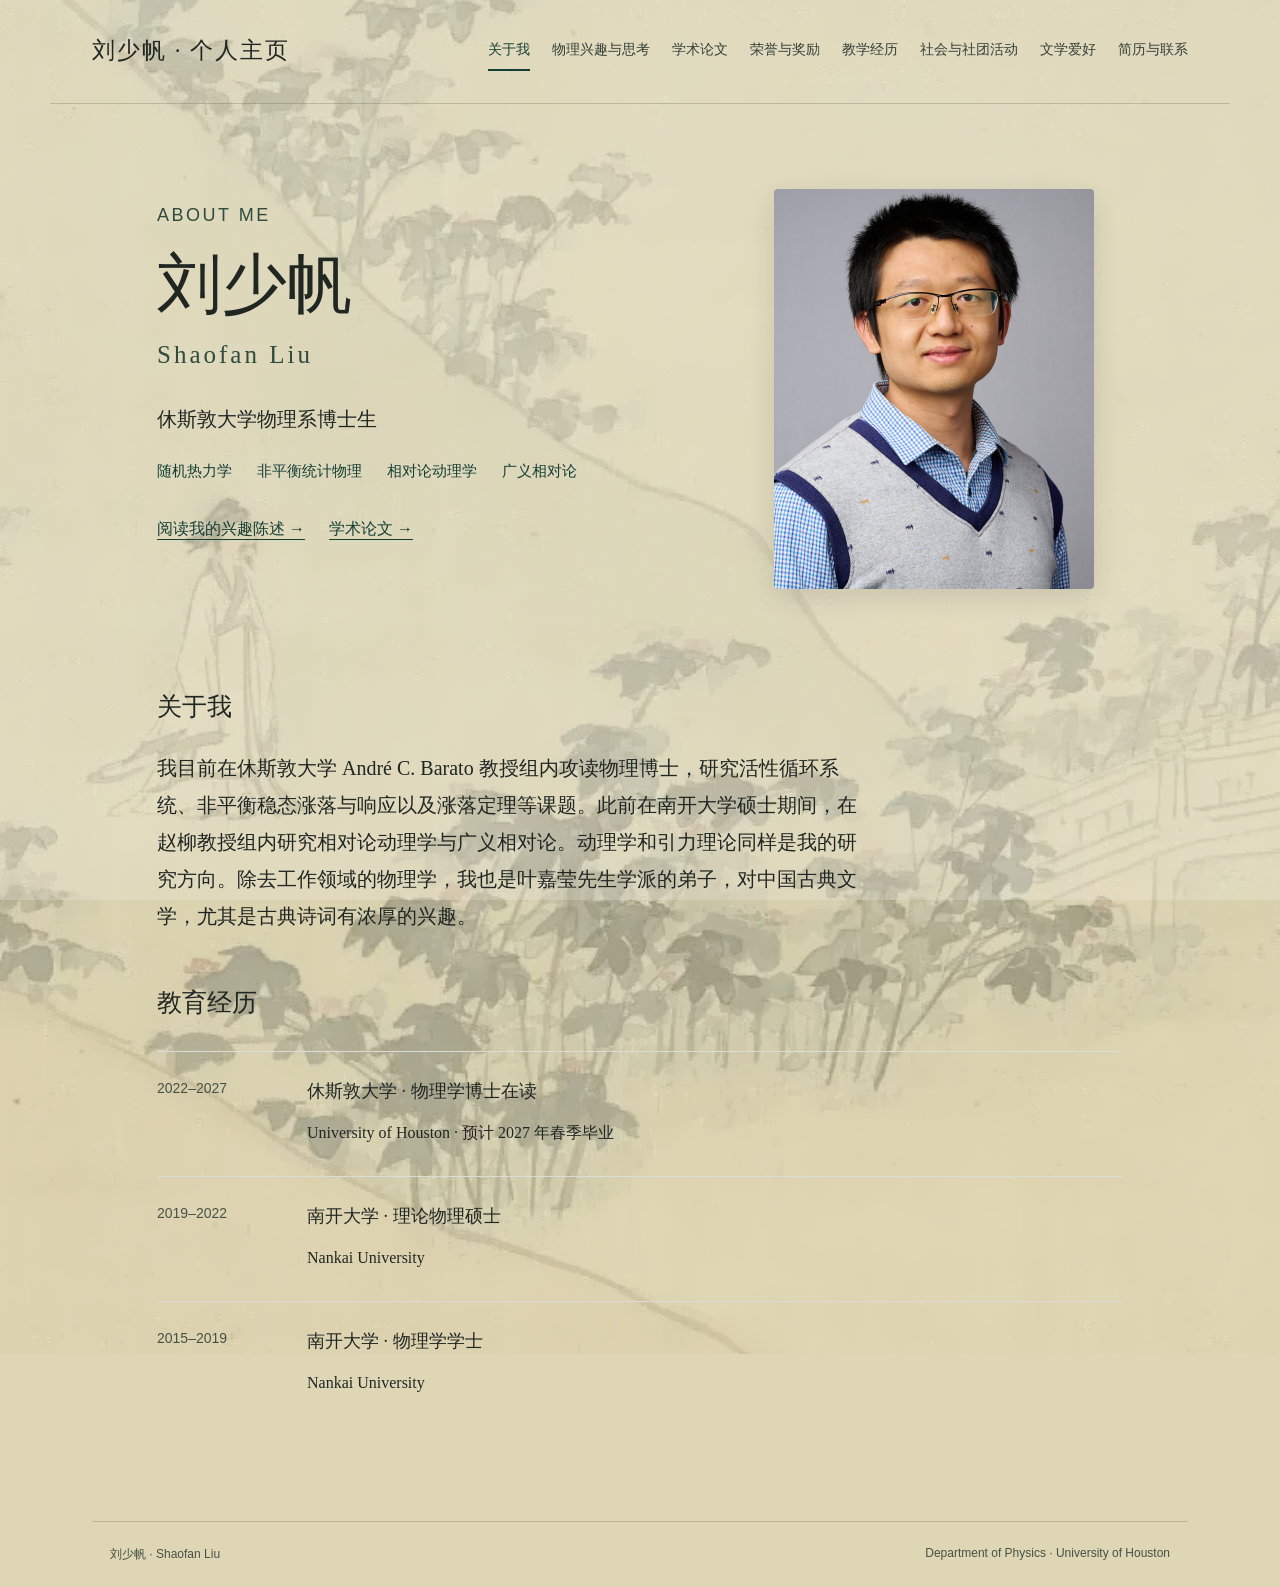
<file: index.html>
<!doctype html><html lang="zh-CN"><head><meta charset="utf-8"><meta name="viewport" content="width=device-width,initial-scale=1"><meta name="description" content="刘少帆，休斯敦大学物理学博士生。随机热力学、非平衡统计物理、相对论动理学与广义相对论。"><title>关于我 | 刘少帆 Shaofan Liu</title><link rel="stylesheet" href="style.css?v=20261115-portrait"></head><body class="lotus-background"><header><a class="brand" href="index.html">刘少帆 · 个人主页</a><nav aria-label="主导航"><a href="index.html" aria-current="page">关于我</a><a href="interests.html">物理兴趣与思考</a><a href="publications.html">学术论文</a><a href="honors.html">荣誉与奖励</a><a href="teaching.html">教学经历</a><a href="community.html">社会与社团活动</a><a href="literature.html">文学爱好</a><a href="contact.html">简历与联系</a></nav></header><main><section class="hero"><div><div class="eyebrow" style="font-size:18px;letter-spacing:2.5px;color:#304b3e">About Me</div><h1>刘少帆<span>Shaofan Liu</span></h1><p class="lead">休斯敦大学物理系博士生</p><div class="topics"><span>随机热力学</span><span>非平衡统计物理</span><span>相对论动理学</span><span>广义相对论</span></div><div class="links"><a href="interests.html">阅读我的兴趣陈述 →</a><a href="publications.html">学术论文 →</a></div></div><img class="portrait" src="assets/shaofan-liu.jpg" alt="刘少帆 Shaofan Liu" width="2000" height="1600"></section><h2>关于我</h2><p class="lead">我目前在休斯敦大学 André C. Barato 教授组内攻读物理博士，研究活性循环系统、非平衡稳态涨落与响应以及涨落定理等课题。此前在南开大学硕士期间，在赵柳教授组内研究相对论动理学与广义相对论。动理学和引力理论同样是我的研究方向。除去工作领域的物理学，我也是叶嘉莹先生学派的弟子，对中国古典文学，尤其是古典诗词有浓厚的兴趣。</p><h2>教育经历</h2><div class="rows"><div class="row"><div class="year">2022–2027</div><div><h3>休斯敦大学 · 物理学博士在读</h3><p>University of Houston · 预计 2027 年春季毕业</p></div></div><div class="row"><div class="year">2019–2022</div><div><h3>南开大学 · 理论物理硕士</h3><p>Nankai University</p></div></div><div class="row"><div class="year">2015–2019</div><div><h3>南开大学 · 物理学学士</h3><p>Nankai University</p></div></div></div></main><footer><span>刘少帆 · Shaofan Liu</span><span>Department of Physics · University of Houston</span></footer></body></html>
</file>
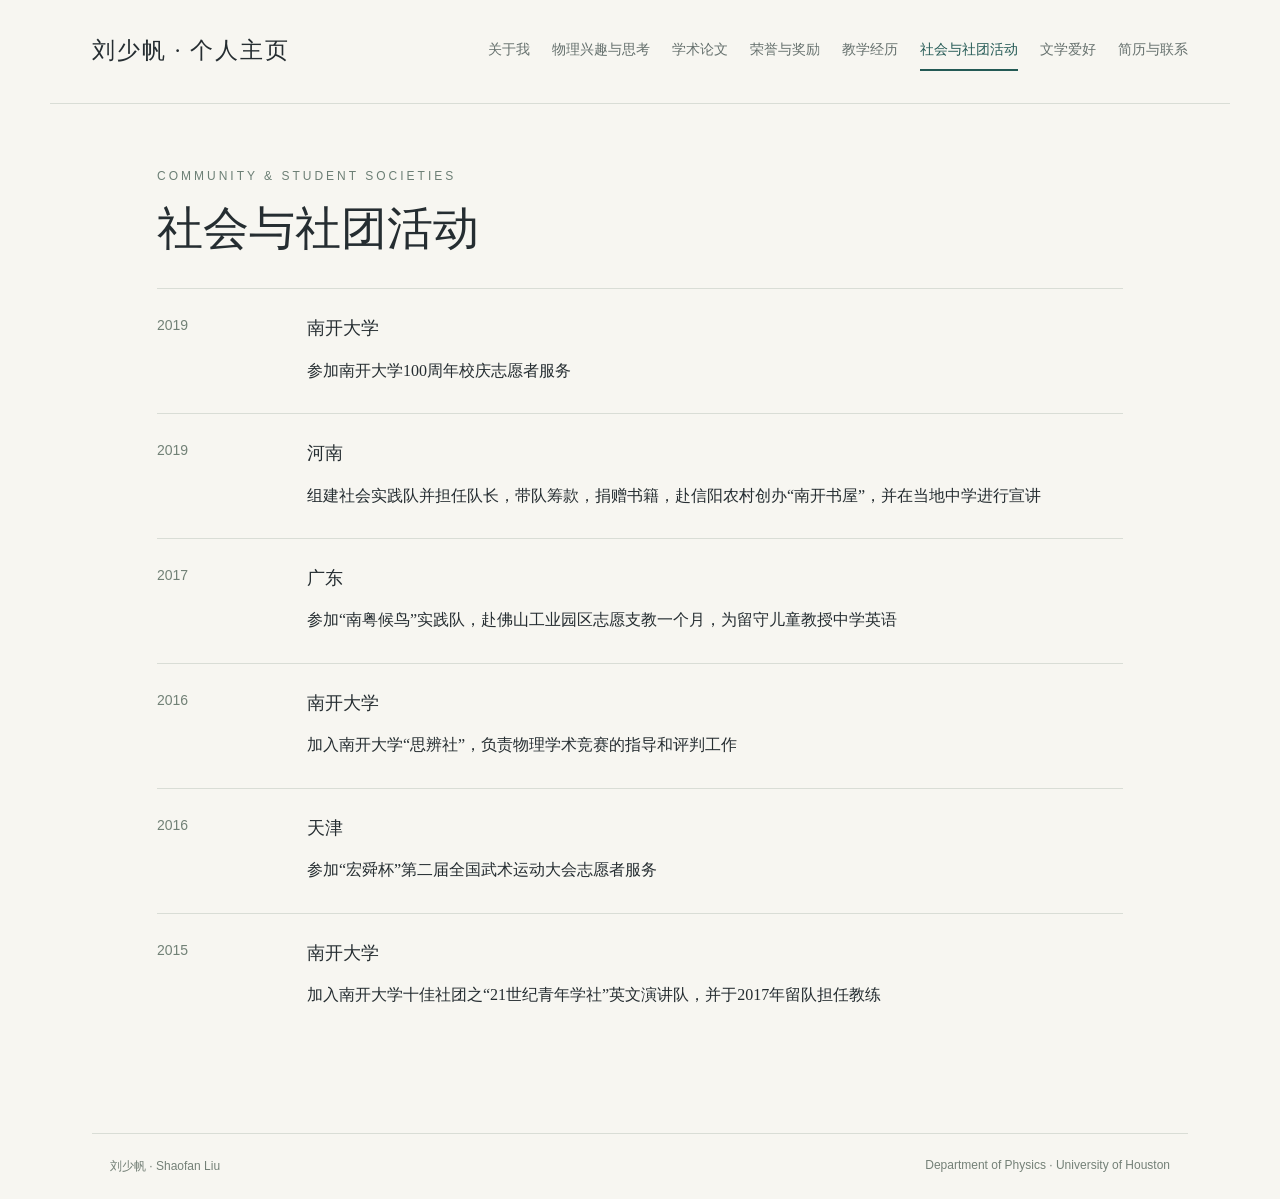
<file: community.html>
<!doctype html><html lang="zh-CN"><head><meta charset="utf-8"><meta name="viewport" content="width=device-width,initial-scale=1"><meta name="description" content="刘少帆，休斯敦大学物理学博士生。随机热力学、非平衡统计物理、相对论动理学与广义相对论。"><title>社会与社团活动 | 刘少帆 Shaofan Liu</title><link rel="stylesheet" href="style.css"></head><body><header><a class="brand" href="index.html">刘少帆 · 个人主页</a><nav aria-label="主导航"><a href="index.html">关于我</a><a href="interests.html">物理兴趣与思考</a><a href="publications.html">学术论文</a><a href="honors.html">荣誉与奖励</a><a href="teaching.html">教学经历</a><a href="community.html" aria-current="page">社会与社团活动</a><a href="literature.html">文学爱好</a><a href="contact.html">简历与联系</a></nav></header><main><div class="eyebrow">Community & student societies</div><h1>社会与社团活动</h1><div class="row"><div class="year">2019</div><div><h3>南开大学</h3><p>参加南开大学100周年校庆志愿者服务</p></div></div><div class="row"><div class="year">2019</div><div><h3>河南</h3><p>组建社会实践队并担任队长，带队筹款，捐赠书籍，赴信阳农村创办“南开书屋”，并在当地中学进行宣讲</p></div></div><div class="row"><div class="year">2017</div><div><h3>广东</h3><p>参加“南粤候鸟”实践队，赴佛山工业园区志愿支教一个月，为留守儿童教授中学英语</p></div></div><div class="row"><div class="year">2016</div><div><h3>南开大学</h3><p>加入南开大学“思辨社”，负责物理学术竞赛的指导和评判工作</p></div></div><div class="row"><div class="year">2016</div><div><h3>天津</h3><p>参加“宏舜杯”第二届全国武术运动大会志愿者服务</p></div></div><div class="row"><div class="year">2015</div><div><h3>南开大学</h3><p>加入南开大学十佳社团之“21世纪青年学社”英文演讲队，并于2017年留队担任教练</p></div></div></main><footer><span>刘少帆 · Shaofan Liu</span><span>Department of Physics · University of Houston</span></footer></body></html>
</file>
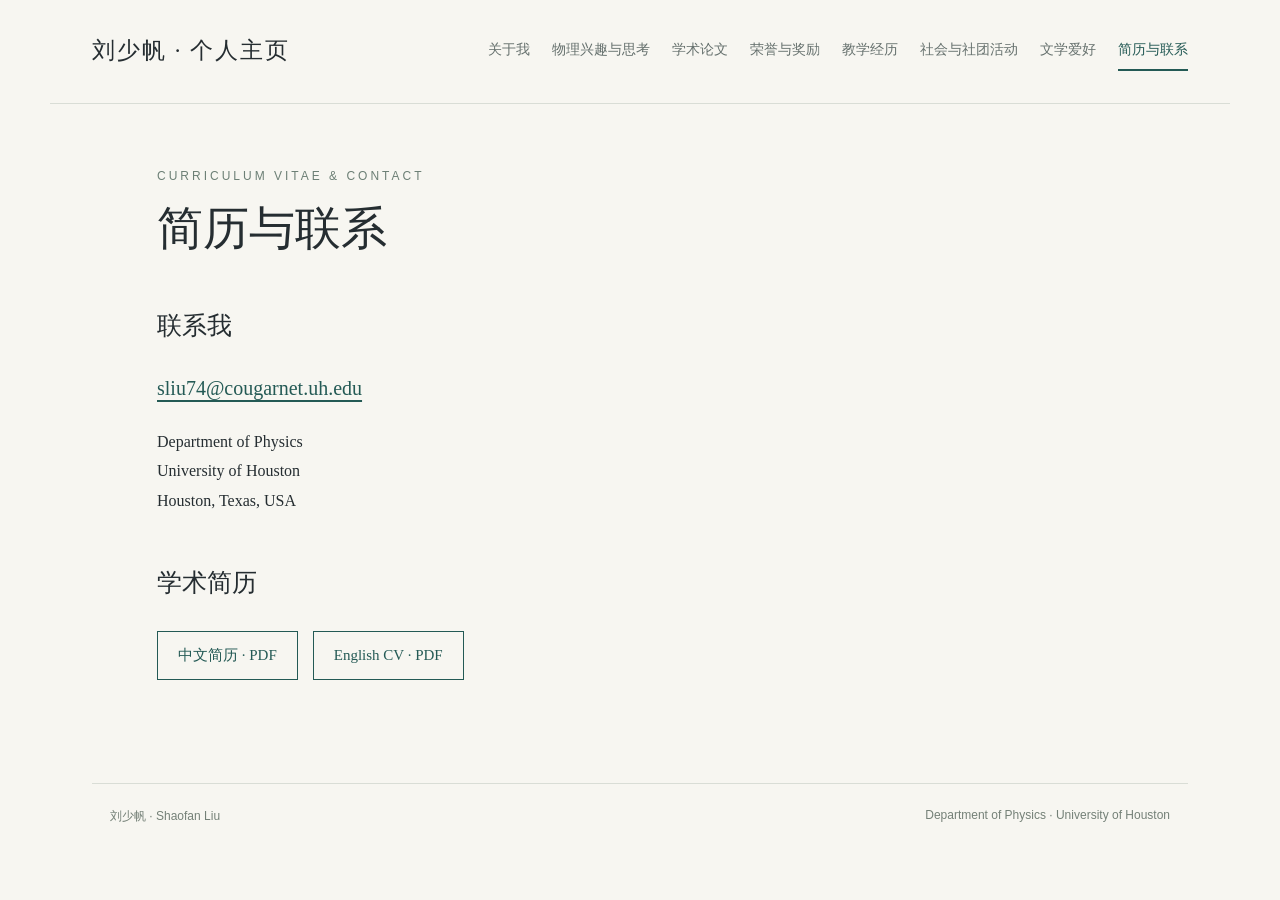
<file: contact.html>
<!doctype html><html lang="zh-CN"><head><meta charset="utf-8"><meta name="viewport" content="width=device-width,initial-scale=1"><meta name="description" content="刘少帆，休斯敦大学物理学博士生。随机热力学、非平衡统计物理、相对论动理学与广义相对论。"><title>简历与联系 | 刘少帆 Shaofan Liu</title><link rel="stylesheet" href="style.css"></head><body><header><a class="brand" href="index.html">刘少帆 · 个人主页</a><nav aria-label="主导航"><a href="index.html">关于我</a><a href="interests.html">物理兴趣与思考</a><a href="publications.html">学术论文</a><a href="honors.html">荣誉与奖励</a><a href="teaching.html">教学经历</a><a href="community.html">社会与社团活动</a><a href="literature.html">文学爱好</a><a href="contact.html" aria-current="page">简历与联系</a></nav></header><main><div class="eyebrow">Curriculum vitae & contact</div><h1>简历与联系</h1><h2>联系我</h2><p class="lead"><a href="mailto:sliu74@cougarnet.uh.edu">sliu74@cougarnet.uh.edu</a></p><p>Department of Physics<br>University of Houston<br>Houston, Texas, USA</p><h2>学术简历</h2><a class="button" download href="cv-zh.pdf">中文简历 · PDF</a><a class="button" download href="cv-en.pdf">English CV · PDF</a></main><footer><span>刘少帆 · Shaofan Liu</span><span>Department of Physics · University of Houston</span></footer></body></html>
</file>
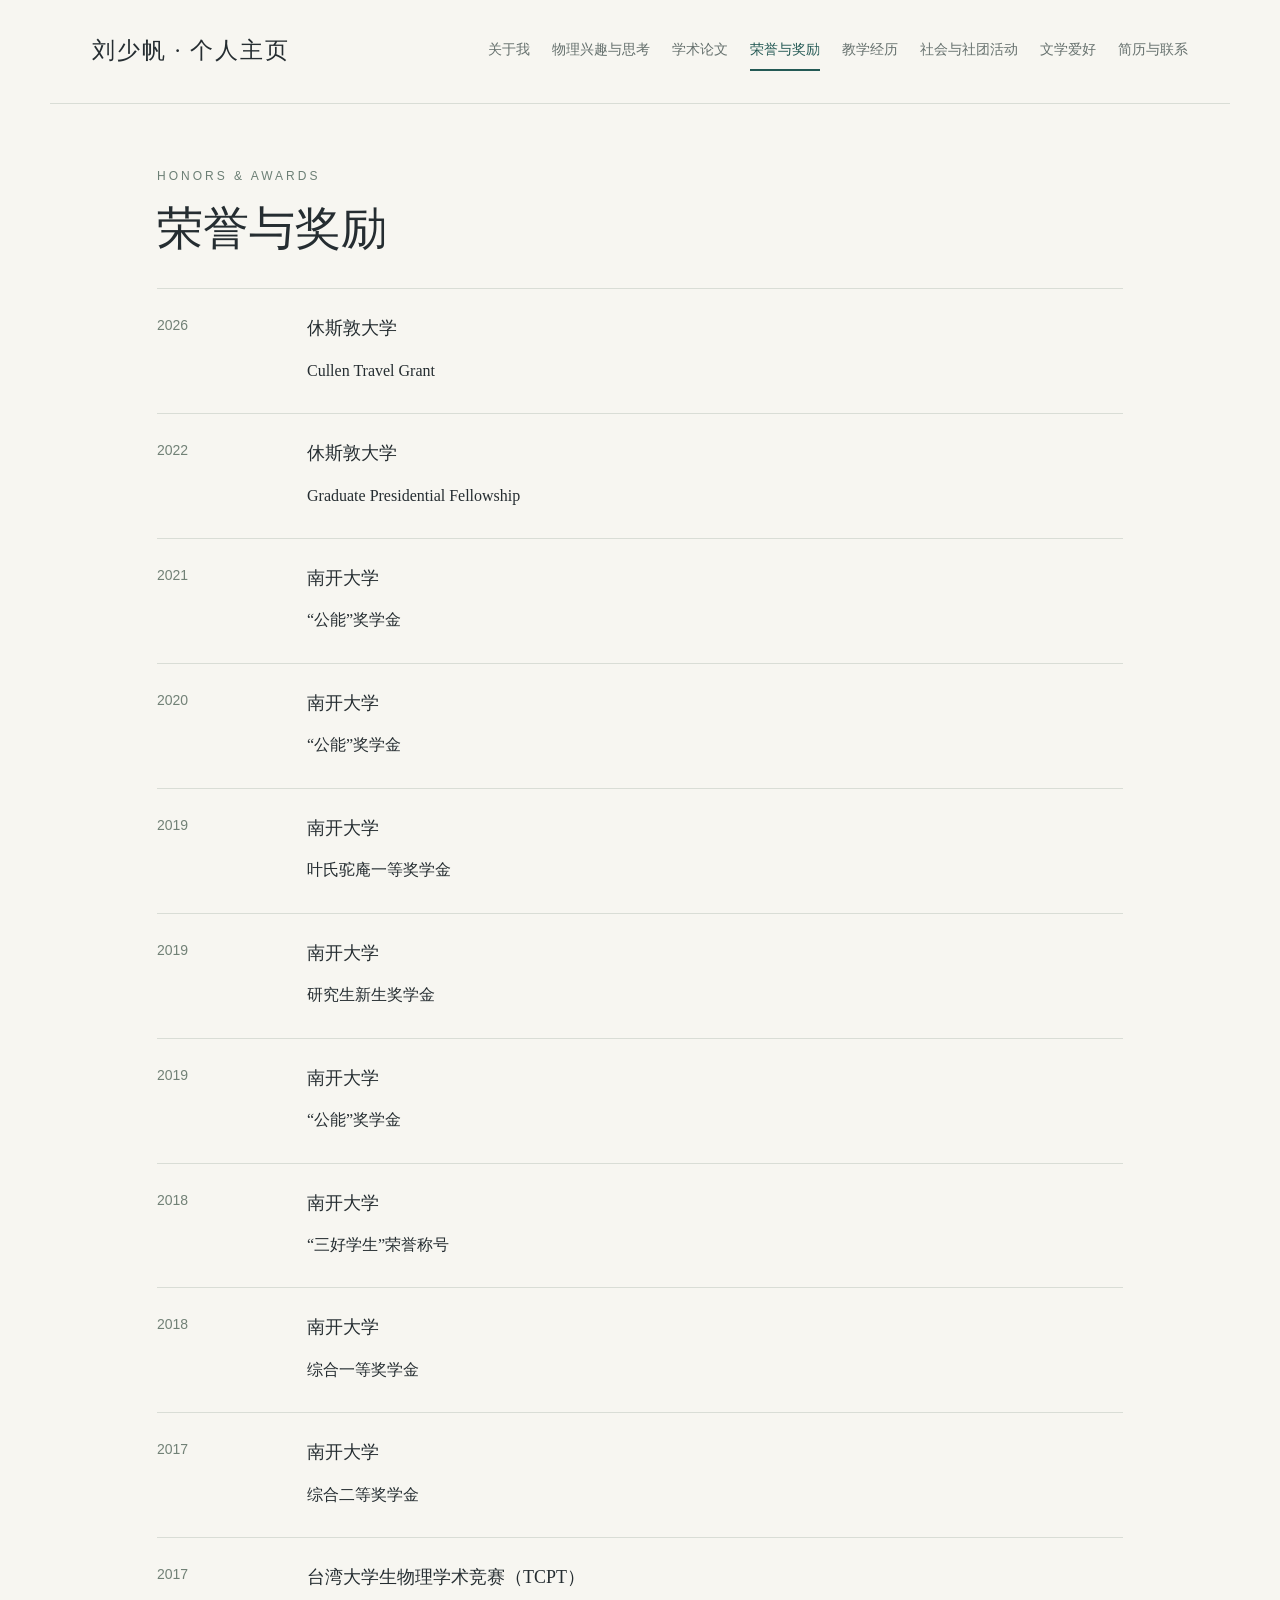
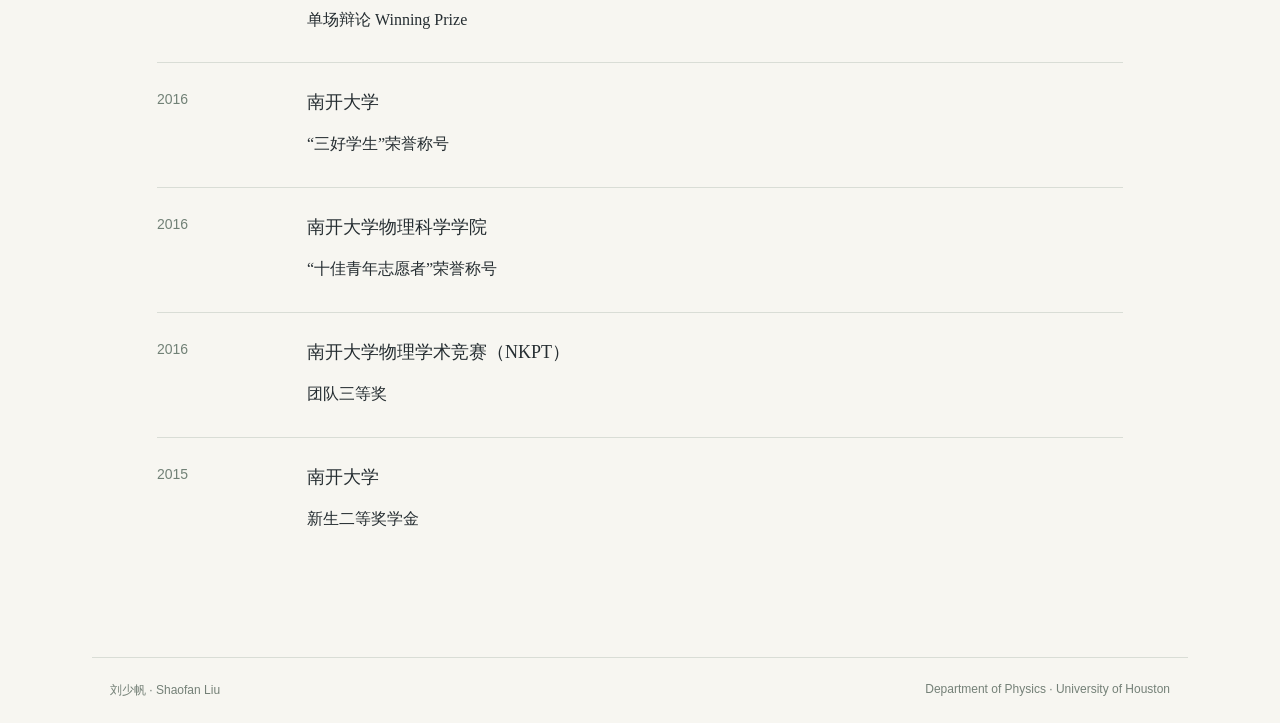
<file: honors.html>
<!doctype html><html lang="zh-CN"><head><meta charset="utf-8"><meta name="viewport" content="width=device-width,initial-scale=1"><meta name="description" content="刘少帆，休斯敦大学物理学博士生。随机热力学、非平衡统计物理、相对论动理学与广义相对论。"><title>荣誉与奖励 | 刘少帆 Shaofan Liu</title><link rel="stylesheet" href="style.css"></head><body><header><a class="brand" href="index.html">刘少帆 · 个人主页</a><nav aria-label="主导航"><a href="index.html">关于我</a><a href="interests.html">物理兴趣与思考</a><a href="publications.html">学术论文</a><a href="honors.html" aria-current="page">荣誉与奖励</a><a href="teaching.html">教学经历</a><a href="community.html">社会与社团活动</a><a href="literature.html">文学爱好</a><a href="contact.html">简历与联系</a></nav></header><main><div class="eyebrow">Honors & awards</div><h1>荣誉与奖励</h1><div class="row"><div class="year">2026</div><div><h3>休斯敦大学</h3><p>Cullen Travel Grant</p></div></div><div class="row"><div class="year">2022</div><div><h3>休斯敦大学</h3><p>Graduate Presidential Fellowship</p></div></div><div class="row"><div class="year">2021</div><div><h3>南开大学</h3><p>“公能”奖学金</p></div></div><div class="row"><div class="year">2020</div><div><h3>南开大学</h3><p>“公能”奖学金</p></div></div><div class="row"><div class="year">2019</div><div><h3>南开大学</h3><p>叶氏驼庵一等奖学金</p></div></div><div class="row"><div class="year">2019</div><div><h3>南开大学</h3><p>研究生新生奖学金</p></div></div><div class="row"><div class="year">2019</div><div><h3>南开大学</h3><p>“公能”奖学金</p></div></div><div class="row"><div class="year">2018</div><div><h3>南开大学</h3><p>“三好学生”荣誉称号</p></div></div><div class="row"><div class="year">2018</div><div><h3>南开大学</h3><p>综合一等奖学金</p></div></div><div class="row"><div class="year">2017</div><div><h3>南开大学</h3><p>综合二等奖学金</p></div></div><div class="row"><div class="year">2017</div><div><h3>台湾大学生物理学术竞赛（TCPT）</h3><p>单场辩论 Winning Prize</p></div></div><div class="row"><div class="year">2016</div><div><h3>南开大学</h3><p>“三好学生”荣誉称号</p></div></div><div class="row"><div class="year">2016</div><div><h3>南开大学物理科学学院</h3><p>“十佳青年志愿者”荣誉称号</p></div></div><div class="row"><div class="year">2016</div><div><h3>南开大学物理学术竞赛（NKPT）</h3><p>团队三等奖</p></div></div><div class="row"><div class="year">2015</div><div><h3>南开大学</h3><p>新生二等奖学金</p></div></div></main><footer><span>刘少帆 · Shaofan Liu</span><span>Department of Physics · University of Houston</span></footer></body></html>
</file>
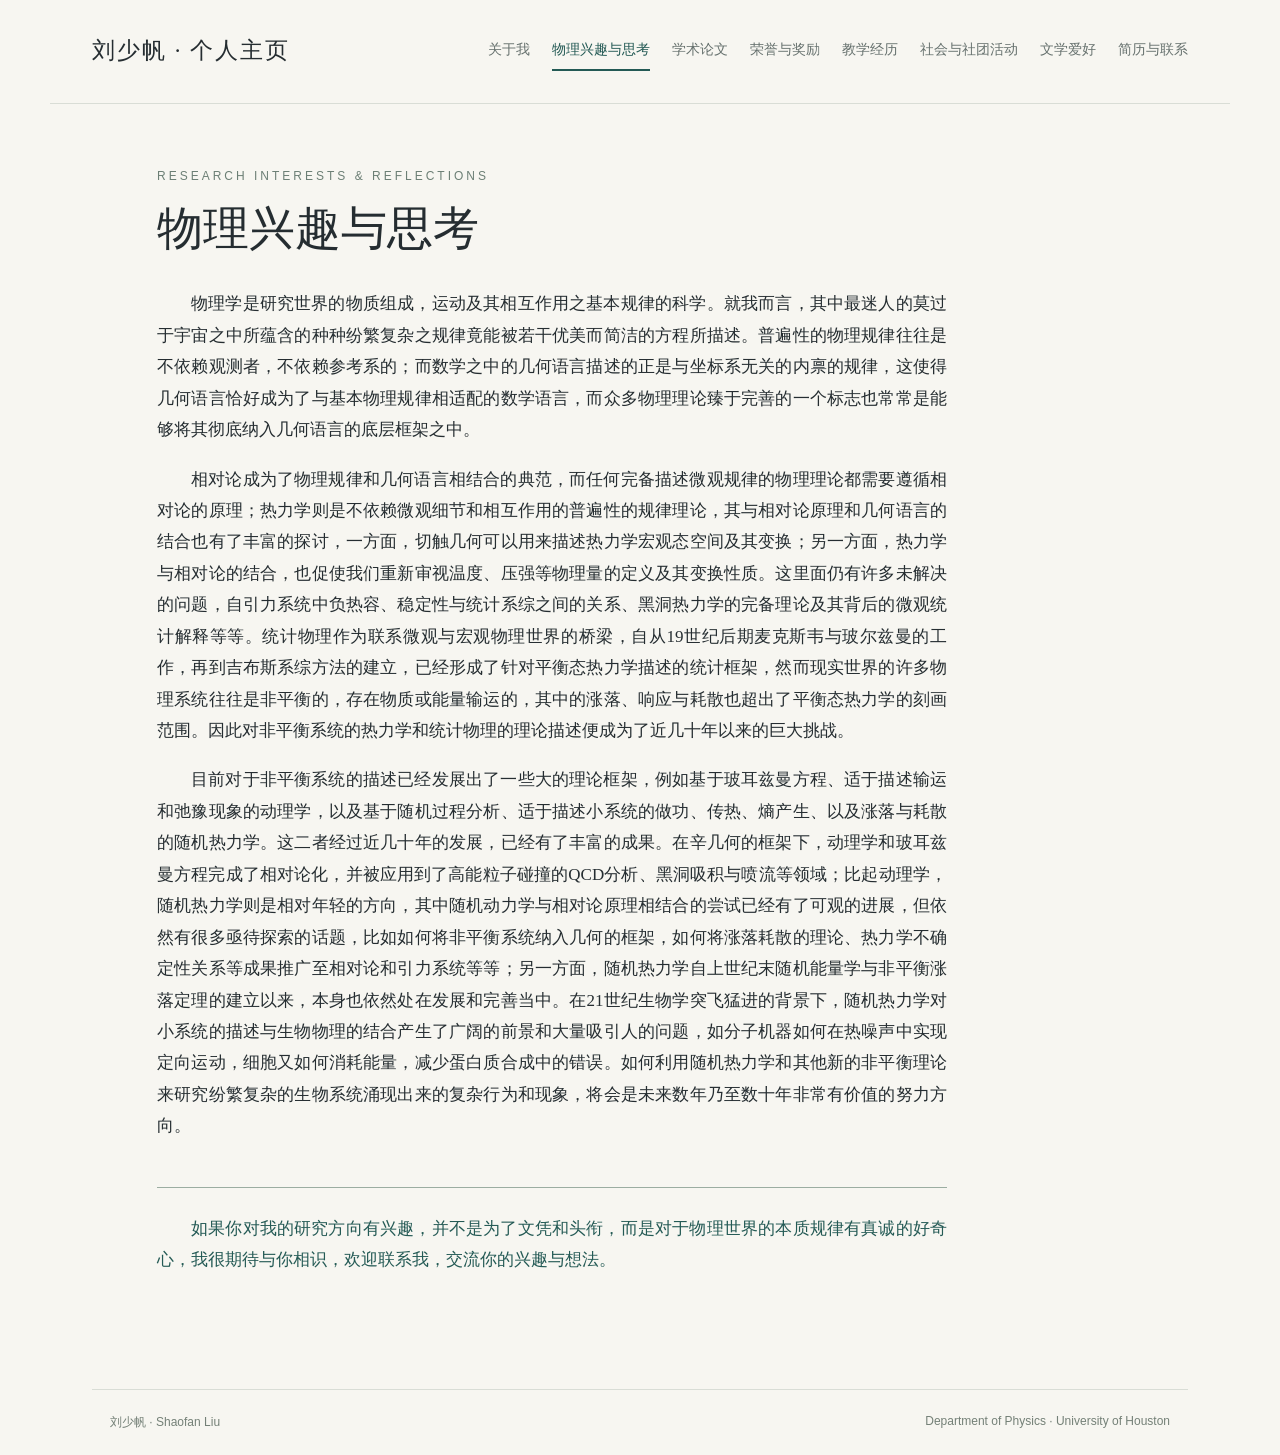
<file: interests.html>
<!doctype html><html lang="zh-CN"><head><meta charset="utf-8"><meta name="viewport" content="width=device-width,initial-scale=1"><meta name="description" content="刘少帆，休斯敦大学物理学博士生。随机热力学、非平衡统计物理、相对论动理学与广义相对论。"><title>物理兴趣与思考 | 刘少帆 Shaofan Liu</title><link rel="stylesheet" href="style.css"></head><body><header><a class="brand" href="index.html">刘少帆 · 个人主页</a><nav aria-label="主导航"><a href="index.html">关于我</a><a href="interests.html" aria-current="page">物理兴趣与思考</a><a href="publications.html">学术论文</a><a href="honors.html">荣誉与奖励</a><a href="teaching.html">教学经历</a><a href="community.html">社会与社团活动</a><a href="literature.html">文学爱好</a><a href="contact.html">简历与联系</a></nav></header><main><div class="eyebrow">Research interests & reflections</div><h1>物理兴趣与思考</h1><article class="prose"><p>物理学是研究世界的物质组成，运动及其相互作用之基本规律的科学。就我而言，其中最迷人的莫过于宇宙之中所蕴含的种种纷繁复杂之规律竟能被若干优美而简洁的方程所描述。普遍性的物理规律往往是不依赖观测者，不依赖参考系的；而数学之中的几何语言描述的正是与坐标系无关的内禀的规律，这使得几何语言恰好成为了与基本物理规律相适配的数学语言，而众多物理理论臻于完善的一个标志也常常是能够将其彻底纳入几何语言的底层框架之中。</p><p>相对论成为了物理规律和几何语言相结合的典范，而任何完备描述微观规律的物理理论都需要遵循相对论的原理；热力学则是不依赖微观细节和相互作用的普遍性的规律理论，其与相对论原理和几何语言的结合也有了丰富的探讨，一方面，切触几何可以用来描述热力学宏观态空间及其变换；另一方面，热力学与相对论的结合，也促使我们重新审视温度、压强等物理量的定义及其变换性质。这里面仍有许多未解决的问题，自引力系统中负热容、稳定性与统计系综之间的关系、黑洞热力学的完备理论及其背后的微观统计解释等等。统计物理作为联系微观与宏观物理世界的桥梁，自从19世纪后期麦克斯韦与玻尔兹曼的工作，再到吉布斯系综方法的建立，已经形成了针对平衡态热力学描述的统计框架，然而现实世界的许多物理系统往往是非平衡的，存在物质或能量输运的，其中的涨落、响应与耗散也超出了平衡态热力学的刻画范围。因此对非平衡系统的热力学和统计物理的理论描述便成为了近几十年以来的巨大挑战。</p><p>目前对于非平衡系统的描述已经发展出了一些大的理论框架，例如基于玻耳兹曼方程、适于描述输运和弛豫现象的动理学，以及基于随机过程分析、适于描述小系统的做功、传热、熵产生、以及涨落与耗散的随机热力学。这二者经过近几十年的发展，已经有了丰富的成果。在辛几何的框架下，动理学和玻耳兹曼方程完成了相对论化，并被应用到了高能粒子碰撞的QCD分析、黑洞吸积与喷流等领域；比起动理学，随机热力学则是相对年轻的方向，其中随机动力学与相对论原理相结合的尝试已经有了可观的进展，但依然有很多亟待探索的话题，比如如何将非平衡系统纳入几何的框架，如何将涨落耗散的理论、热力学不确定性关系等成果推广至相对论和引力系统等等；另一方面，随机热力学自上世纪末随机能量学与非平衡涨落定理的建立以来，本身也依然处在发展和完善当中。在21世纪生物学突飞猛进的背景下，随机热力学对小系统的描述与生物物理的结合产生了广阔的前景和大量吸引人的问题，如分子机器如何在热噪声中实现定向运动，细胞又如何消耗能量，减少蛋白质合成中的错误。如何利用随机热力学和其他新的非平衡理论来研究纷繁复杂的生物系统涌现出来的复杂行为和现象，将会是未来数年乃至数十年非常有价值的努力方向。</p><p class="invitation">如果你对我的研究方向有兴趣，并不是为了文凭和头衔，而是对于物理世界的本质规律有真诚的好奇心，我很期待与你相识，欢迎联系我，交流你的兴趣与想法。</p></article></main><footer><span>刘少帆 · Shaofan Liu</span><span>Department of Physics · University of Houston</span></footer></body></html>
</file>
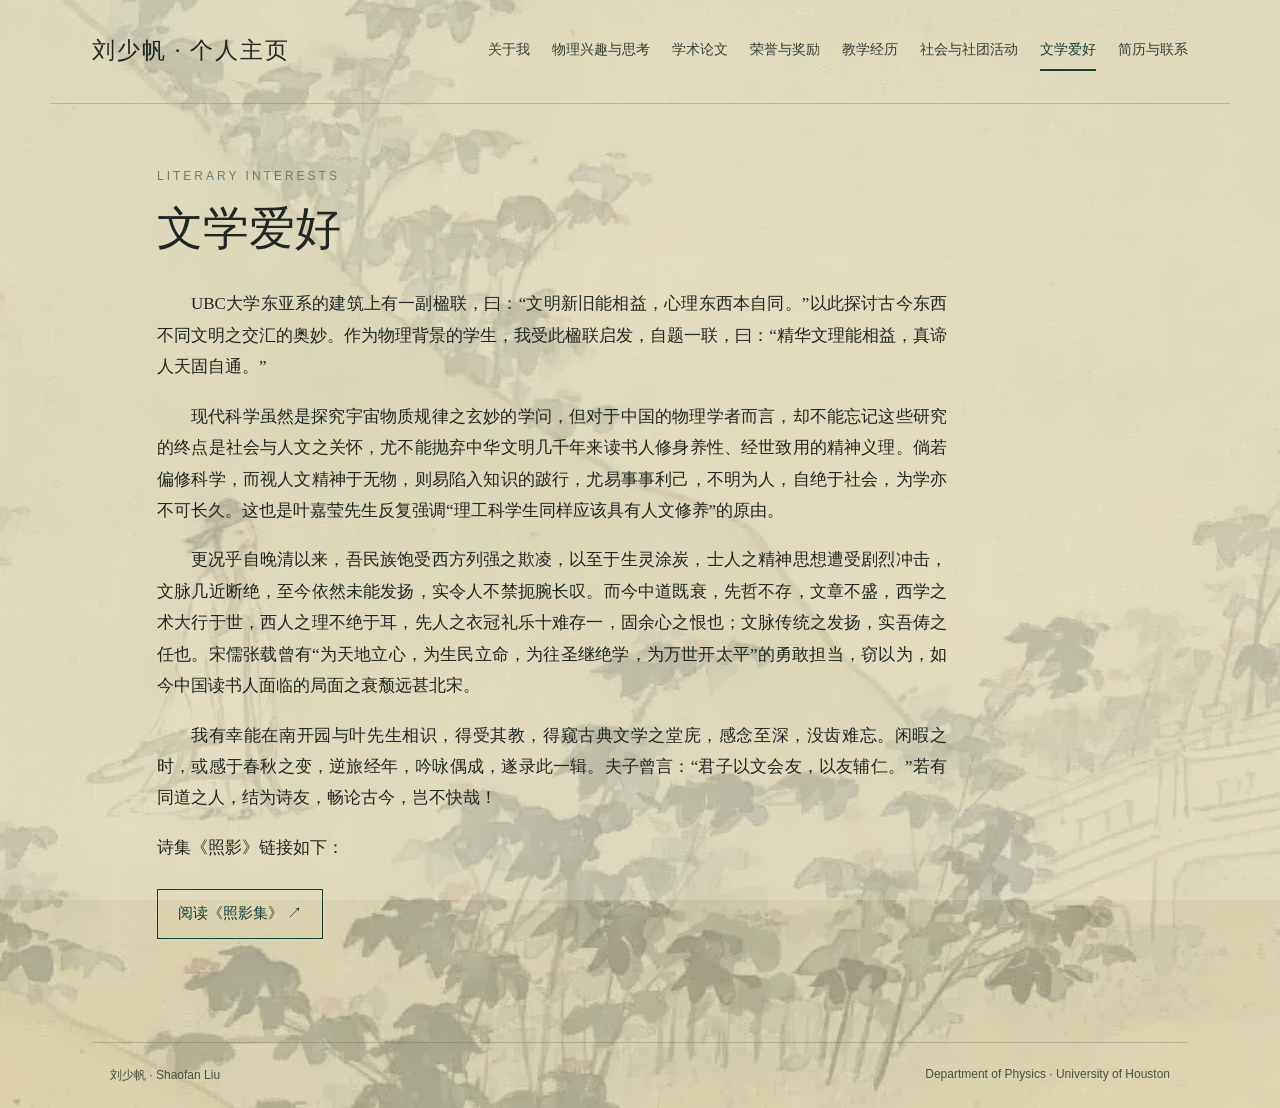
<file: literature.html>
<!doctype html><html lang="zh-CN"><head><meta charset="utf-8"><meta name="viewport" content="width=device-width,initial-scale=1"><meta name="description" content="刘少帆，休斯敦大学物理学博士生。随机热力学、非平衡统计物理、相对论动理学与广义相对论。"><title>文学爱好 | 刘少帆 · 个人主页</title><link rel="stylesheet" href="style.css"></head><body class="lotus-background"><header><a class="brand" href="index.html">刘少帆 · 个人主页</a><nav aria-label="主导航"><a href="index.html">关于我</a><a href="interests.html">物理兴趣与思考</a><a href="publications.html">学术论文</a><a href="honors.html">荣誉与奖励</a><a href="teaching.html">教学经历</a><a href="community.html">社会与社团活动</a><a href="literature.html" aria-current="page">文学爱好</a><a href="contact.html">简历与联系</a></nav></header><main><div class="eyebrow">Literary Interests</div><h1>文学爱好</h1><article class="prose"><p>UBC大学东亚系的建筑上有一副楹联，曰：“文明新旧能相益，心理东西本自同。”以此探讨古今东西不同文明之交汇的奥妙。作为物理背景的学生，我受此楹联启发，自题一联，曰：“精华文理能相益，真谛人天固自通。”</p><p>现代科学虽然是探究宇宙物质规律之玄妙的学问，但对于中国的物理学者而言，却不能忘记这些研究的终点是社会与人文之关怀，尤不能抛弃中华文明几千年来读书人修身养性、经世致用的精神义理。倘若偏修科学，而视人文精神于无物，则易陷入知识的跛行，尤易事事利己，不明为人，自绝于社会，为学亦不可长久。这也是叶嘉莹先生反复强调“理工科学生同样应该具有人文修养”的原由。</p><p>更况乎自晚清以来，吾民族饱受西方列强之欺凌，以至于生灵涂炭，士人之精神思想遭受剧烈冲击，文脉几近断绝，至今依然未能发扬，实令人不禁扼腕长叹。而今中道既衰，先哲不存，文章不盛，西学之术大行于世，西人之理不绝于耳，先人之衣冠礼乐十难存一，固余心之恨也；文脉传统之发扬，实吾俦之任也。宋儒张载曾有“为天地立心，为生民立命，为往圣继绝学，为万世开太平”的勇敢担当，窃以为，如今中国读书人面临的局面之衰颓远甚北宋。</p><p>我有幸能在南开园与叶先生相识，得受其教，得窥古典文学之堂庑，感念至深，没齿难忘。闲暇之时，或感于春秋之变，逆旅经年，吟咏偶成，遂录此一辑。夫子曾言：“君子以文会友，以友辅仁。”若有同道之人，结为诗友，畅论古今，岂不快哉！</p><p>诗集《照影》链接如下：</p><a class="button" href="https://docs.qq.com/pdf/DYmJSaXZ3YVJib25N" target="_blank" rel="noopener noreferrer">阅读《照影集》 ↗</a></article></main><footer><span>刘少帆 · Shaofan Liu</span><span>Department of Physics · University of Houston</span></footer></body></html>
</file>
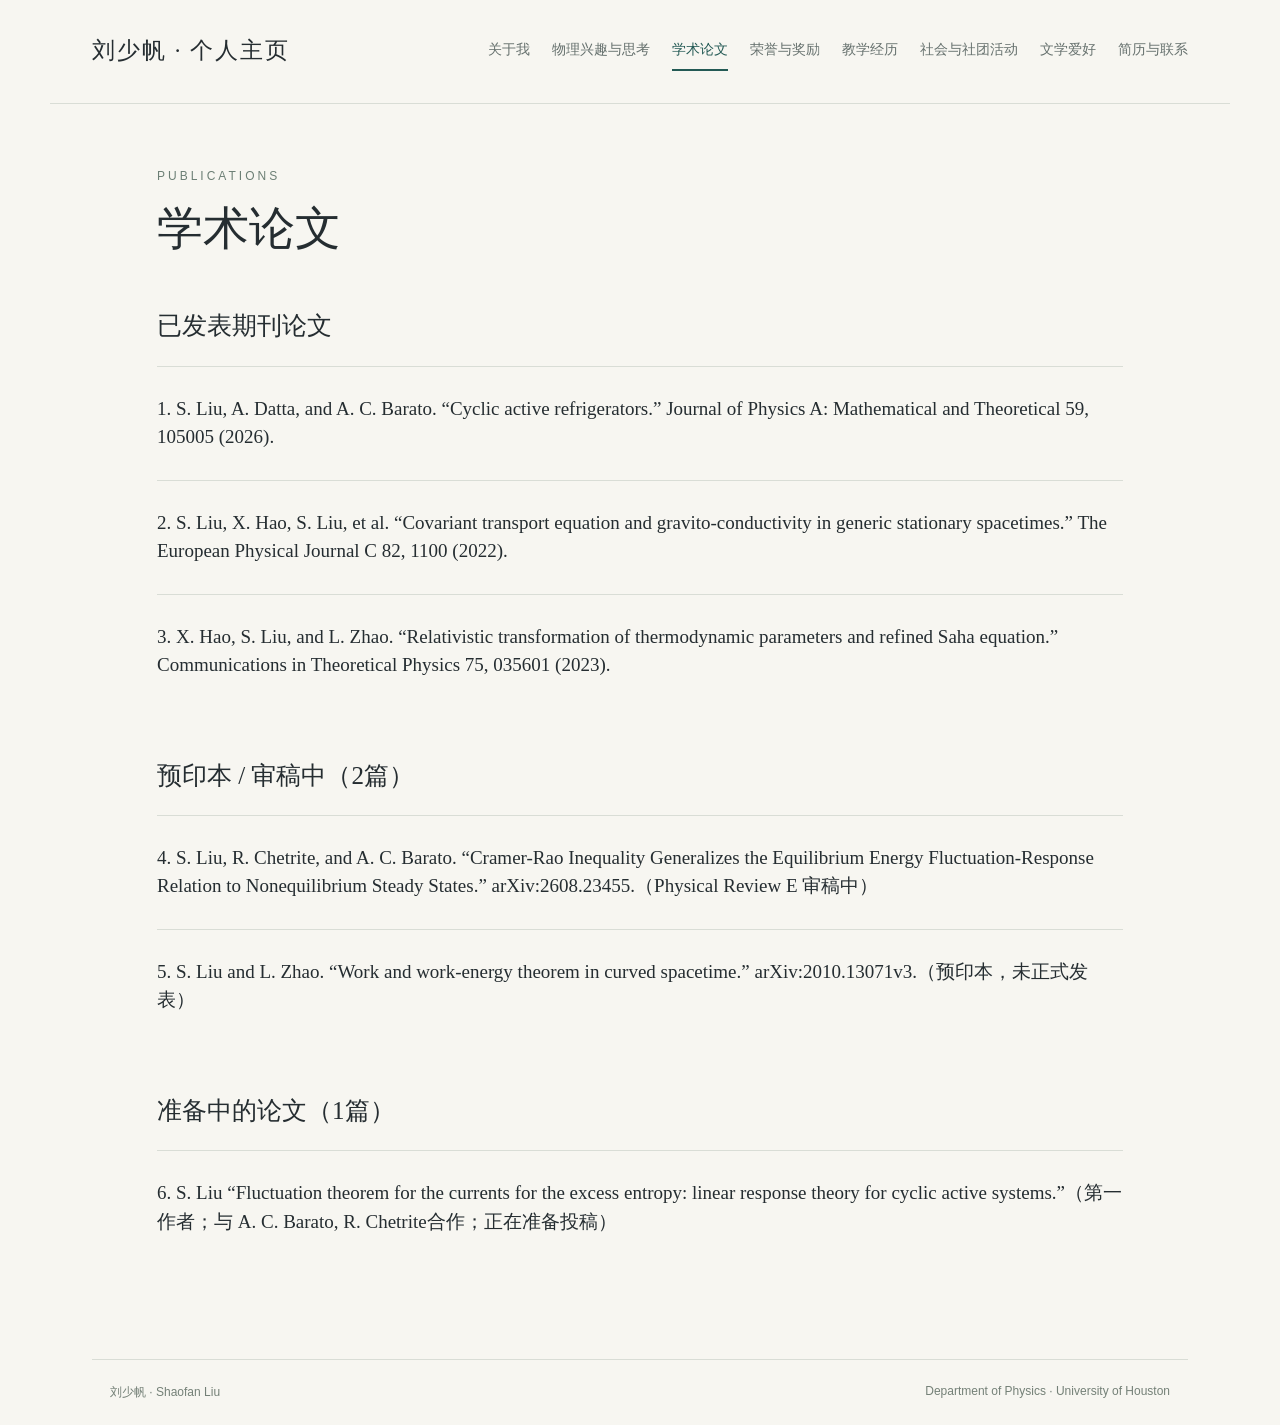
<file: publications.html>
<!doctype html><html lang="zh-CN"><head><meta charset="utf-8"><meta name="viewport" content="width=device-width,initial-scale=1"><meta name="description" content="刘少帆，休斯敦大学物理学博士生。随机热力学、非平衡统计物理、相对论动理学与广义相对论。"><title>学术论文 | 刘少帆 Shaofan Liu</title><link rel="stylesheet" href="style.css"></head><body><header><a class="brand" href="index.html">刘少帆 · 个人主页</a><nav aria-label="主导航"><a href="index.html">关于我</a><a href="interests.html">物理兴趣与思考</a><a href="publications.html" aria-current="page">学术论文</a><a href="honors.html">荣誉与奖励</a><a href="teaching.html">教学经历</a><a href="community.html">社会与社团活动</a><a href="literature.html">文学爱好</a><a href="contact.html">简历与联系</a></nav></header><main><div class="eyebrow">Publications</div><h1>学术论文</h1><h2>已发表期刊论文</h2><article class="paper"><p class="paper-title">1. S. Liu, A. Datta, and A. C. Barato. “Cyclic active refrigerators.” Journal of Physics A: Mathematical and Theoretical 59, 105005 (2026).</p></article><article class="paper"><p class="paper-title">2. S. Liu, X. Hao, S. Liu, et al. “Covariant transport equation and gravito-conductivity in generic stationary spacetimes.” The European Physical Journal C 82, 1100 (2022).</p></article><article class="paper"><p class="paper-title">3. X. Hao, S. Liu, and L. Zhao. “Relativistic transformation of thermodynamic parameters and refined Saha equation.” Communications in Theoretical Physics 75, 035601 (2023).</p></article><h2>预印本 / 审稿中（2篇）</h2><article class="paper"><p class="paper-title">4. S. Liu, R. Chetrite, and A. C. Barato. “Cramer-Rao Inequality Generalizes the Equilibrium Energy Fluctuation-Response Relation to Nonequilibrium Steady States.” arXiv:2608.23455.（Physical Review E 审稿中）</p></article><article class="paper"><p class="paper-title">5. S. Liu and L. Zhao. “Work and work-energy theorem in curved spacetime.” arXiv:2010.13071v3.（预印本，未正式发表）</p></article><h2>准备中的论文（1篇）</h2><article class="paper"><p class="paper-title">6. S. Liu “Fluctuation theorem for the currents for the excess entropy: linear response theory for cyclic active systems.”（第一作者；与 A. C. Barato,  R. Chetrite合作；正在准备投稿）</p></article></main><footer><span>刘少帆 · Shaofan Liu</span><span>Department of Physics · University of Houston</span></footer></body></html>
</file>
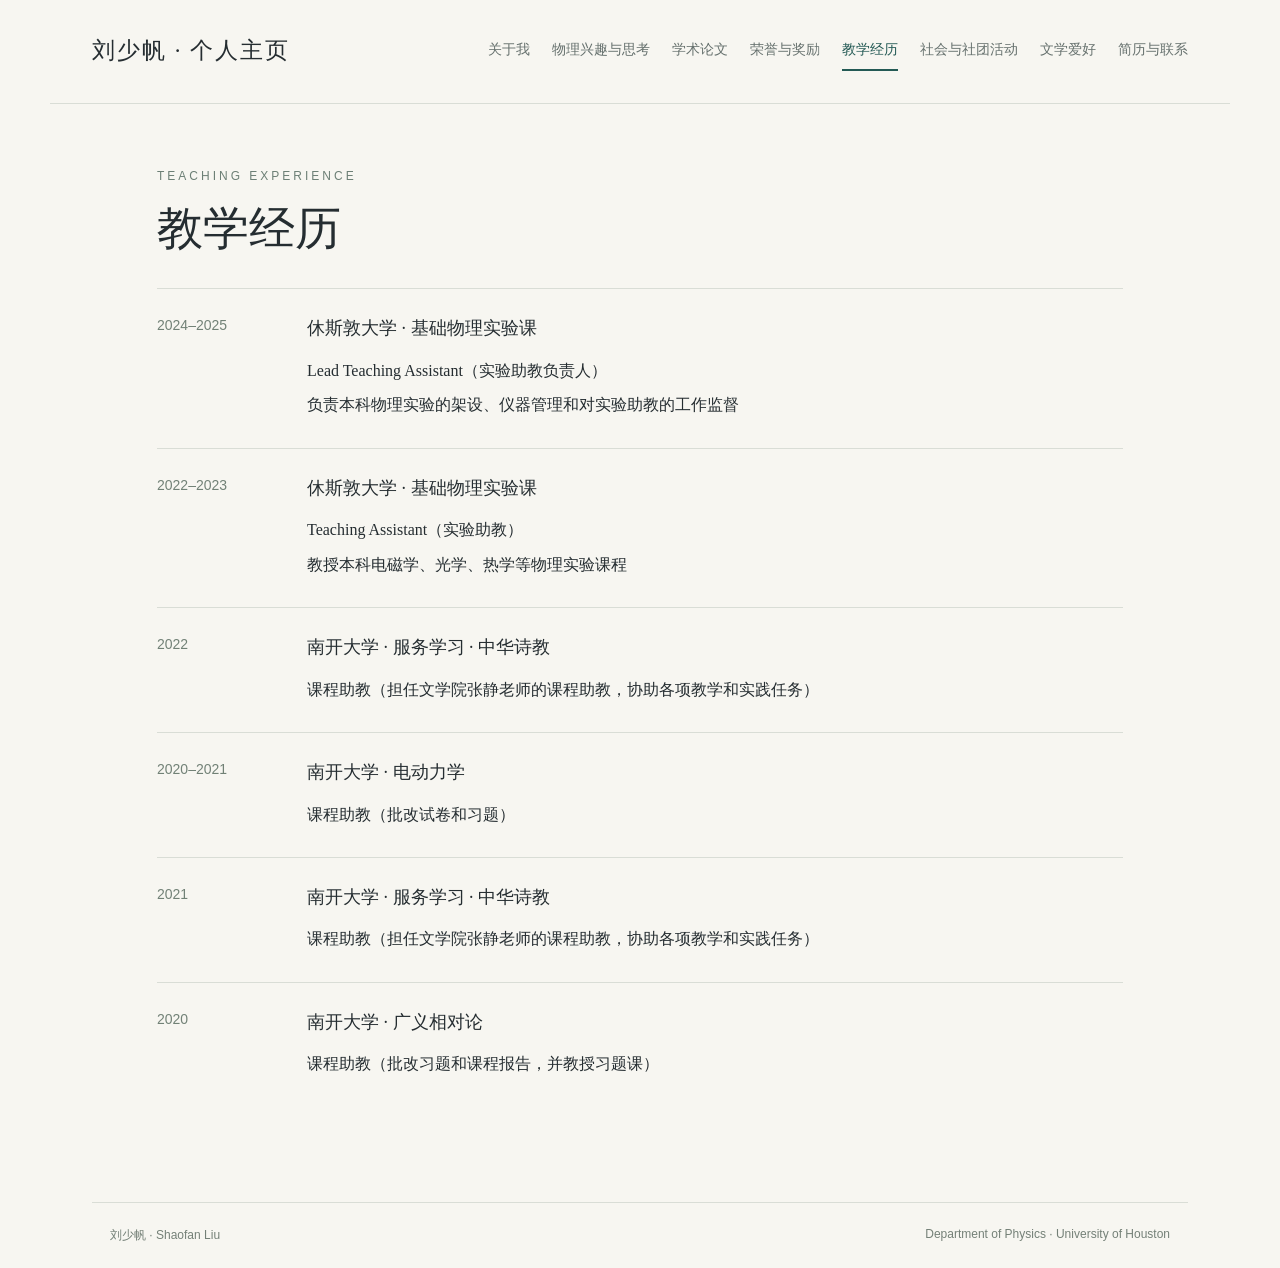
<file: teaching.html>
<!doctype html><html lang="zh-CN"><head><meta charset="utf-8"><meta name="viewport" content="width=device-width,initial-scale=1"><meta name="description" content="刘少帆，休斯敦大学物理学博士生。随机热力学、非平衡统计物理、相对论动理学与广义相对论。"><title>教学经历 | 刘少帆 Shaofan Liu</title><link rel="stylesheet" href="style.css"></head><body><header><a class="brand" href="index.html">刘少帆 · 个人主页</a><nav aria-label="主导航"><a href="index.html">关于我</a><a href="interests.html">物理兴趣与思考</a><a href="publications.html">学术论文</a><a href="honors.html">荣誉与奖励</a><a href="teaching.html" aria-current="page">教学经历</a><a href="community.html">社会与社团活动</a><a href="literature.html">文学爱好</a><a href="contact.html">简历与联系</a></nav></header><main><div class="eyebrow">Teaching experience</div><h1>教学经历</h1><div class="row"><div class="year">2024–2025</div><div><h3>休斯敦大学 · 基础物理实验课</h3><p>Lead Teaching Assistant（实验助教负责人）</p><p>负责本科物理实验的架设、仪器管理和对实验助教的工作监督</p></div></div><div class="row"><div class="year">2022–2023</div><div><h3>休斯敦大学 · 基础物理实验课</h3><p>Teaching Assistant（实验助教）</p><p>教授本科电磁学、光学、热学等物理实验课程</p></div></div><div class="row"><div class="year">2022</div><div><h3>南开大学 · 服务学习 · 中华诗教</h3><p>课程助教（担任文学院张静老师的课程助教，协助各项教学和实践任务）</p></div></div><div class="row"><div class="year">2020–2021</div><div><h3>南开大学 · 电动力学</h3><p>课程助教（批改试卷和习题）</p></div></div><div class="row"><div class="year">2021</div><div><h3>南开大学 · 服务学习 · 中华诗教</h3><p>课程助教（担任文学院张静老师的课程助教，协助各项教学和实践任务）</p></div></div><div class="row"><div class="year">2020</div><div><h3>南开大学 · 广义相对论</h3><p>课程助教（批改习题和课程报告，并教授习题课）</p></div></div></main><footer><span>刘少帆 · Shaofan Liu</span><span>Department of Physics · University of Houston</span></footer></body></html>
</file>
<file: style.css>
*{box-sizing:border-box}body{margin:0;background:#f7f6f1;color:#252d31;font-family:Georgia,'Noto Serif SC','Microsoft YaHei',serif;line-height:1.85}a{color:#245a55;text-underline-offset:5px}header{max-width:1180px;margin:auto;padding:30px 42px;display:flex;justify-content:space-between;align-items:center;border-bottom:1px solid #d9ddd6}.brand{text-decoration:none;color:inherit;font-size:23px;letter-spacing:2px}.brand small{display:block;font:11px Arial;letter-spacing:2px;color:#65756e}nav{display:flex;gap:25px;font:14px 'Microsoft YaHei',sans-serif}nav a{text-decoration:none;color:#66716e;padding:10px 0}nav a[aria-current]{color:#245a55;border-bottom:2px solid #245a55}main{max-width:1050px;margin:auto;padding:65px 42px 95px;min-height:72vh}.eyebrow{font:12px Arial;letter-spacing:3px;color:#6c7f75;text-transform:uppercase}h1{font-weight:400;font-size:46px;line-height:1.3;margin:16px 0 30px}h2{font-weight:400;font-size:25px;margin:45px 0 16px}h3{font-size:18px;font-weight:400;margin:0 0 10px}.lead{font-size:20px;max-width:710px}.muted{color:#69746e}.hero{display:grid;grid-template-columns:1.4fr 1fr;gap:60px;align-items:center;padding:20px 0 50px}.hero h1{font-size:65px}.hero h1 span{display:block;font-size:25px;letter-spacing:3px;margin-top:12px;color:#63736b}.art{color:#245a55;width:100%;height:auto}.topics{display:flex;flex-wrap:wrap;gap:8px 25px;color:#245a55;font-size:15px}.links{display:flex;gap:24px;margin:28px 0}.rows{margin-top:25px}.row{display:grid;grid-template-columns:130px 1fr;gap:20px;border-top:1px solid #d9ddd6;padding:23px 0}.year{font:14px Arial;color:#718176;padding-top:5px}.row p{margin:5px 0}.prose{max-width:790px;font-size:17px}.prose p{margin:0 0 25px;text-align:justify}.prose .invitation{margin-top:45px;padding:25px 0 0;border-top:1px solid #9bada1;color:#245a55}.paper{padding:23px 0;border-top:1px solid #d9ddd6}.paper p{margin:5px 0}.paper-title{font-size:19px;line-height:1.5}.button{display:inline-block;border:1px solid #245a55;padding:10px 20px;text-decoration:none;margin:8px 15px 8px 0;font-size:15px}footer{max-width:1096px;margin:auto;padding:24px 18px;border-top:1px solid #d9ddd6;display:flex;justify-content:space-between;color:#748077;font:12px Arial;gap:20px}@media(max-width:760px){header{padding:22px;display:block}nav{flex-wrap:wrap;gap:8px 20px;margin-top:20px;font-size:13px}main{padding:38px 23px 65px}h1{font-size:35px}.hero{grid-template-columns:1fr;gap:10px}.hero h1{font-size:48px}.art{max-height:240px}.row{grid-template-columns:85px 1fr;gap:15px}.prose{font-size:16px}footer{margin:0 23px;flex-wrap:wrap}}
@media(min-width:761px) and (max-width:1100px){header{flex-wrap:wrap;gap:16px}nav{flex-wrap:wrap;gap:10px 22px}}

header{flex-wrap:wrap;gap:18px}nav{flex-wrap:wrap;gap:10px 22px}

.prose p{text-indent:2em;margin-bottom:18px}.prose p:has(+ a.button){text-indent:0}

body.lotus-background{background-color:#ded6b4;background-image:linear-gradient(rgba(247,246,241,.20),rgba(247,246,241,.20)),url('assets/lotus-background.png');background-size:cover;background-position:center center;background-repeat:no-repeat;background-attachment:fixed}body.lotus-background header,body.lotus-background footer{border-color:rgba(71,82,59,.25)}@media(max-width:760px){body.lotus-background{background-attachment:scroll;background-position:center top}}

body.lotus-background{color:#202723}body.lotus-background nav a{color:#354039;font-weight:500}body.lotus-background nav a[aria-current]{color:#153f35;border-bottom-color:#153f35}body.lotus-background .hero h1 span{color:#304b3e}body.lotus-background a,body.lotus-background .topics,body.lotus-background .prose .invitation{color:#153f35}body.lotus-background .brand{color:#202723}body.lotus-background .year,body.lotus-background .muted,body.lotus-background footer{color:#465247}body.lotus-background .button{border-color:#153f35}

.portrait{display:block;width:100%;max-width:320px;aspect-ratio:4/5;height:auto;object-fit:cover;object-position:center;border-radius:4px;justify-self:center;box-shadow:0 8px 28px rgba(32,39,35,.14)}@media(max-width:760px){.portrait{max-width:260px;margin:18px auto 0}}
</file>
